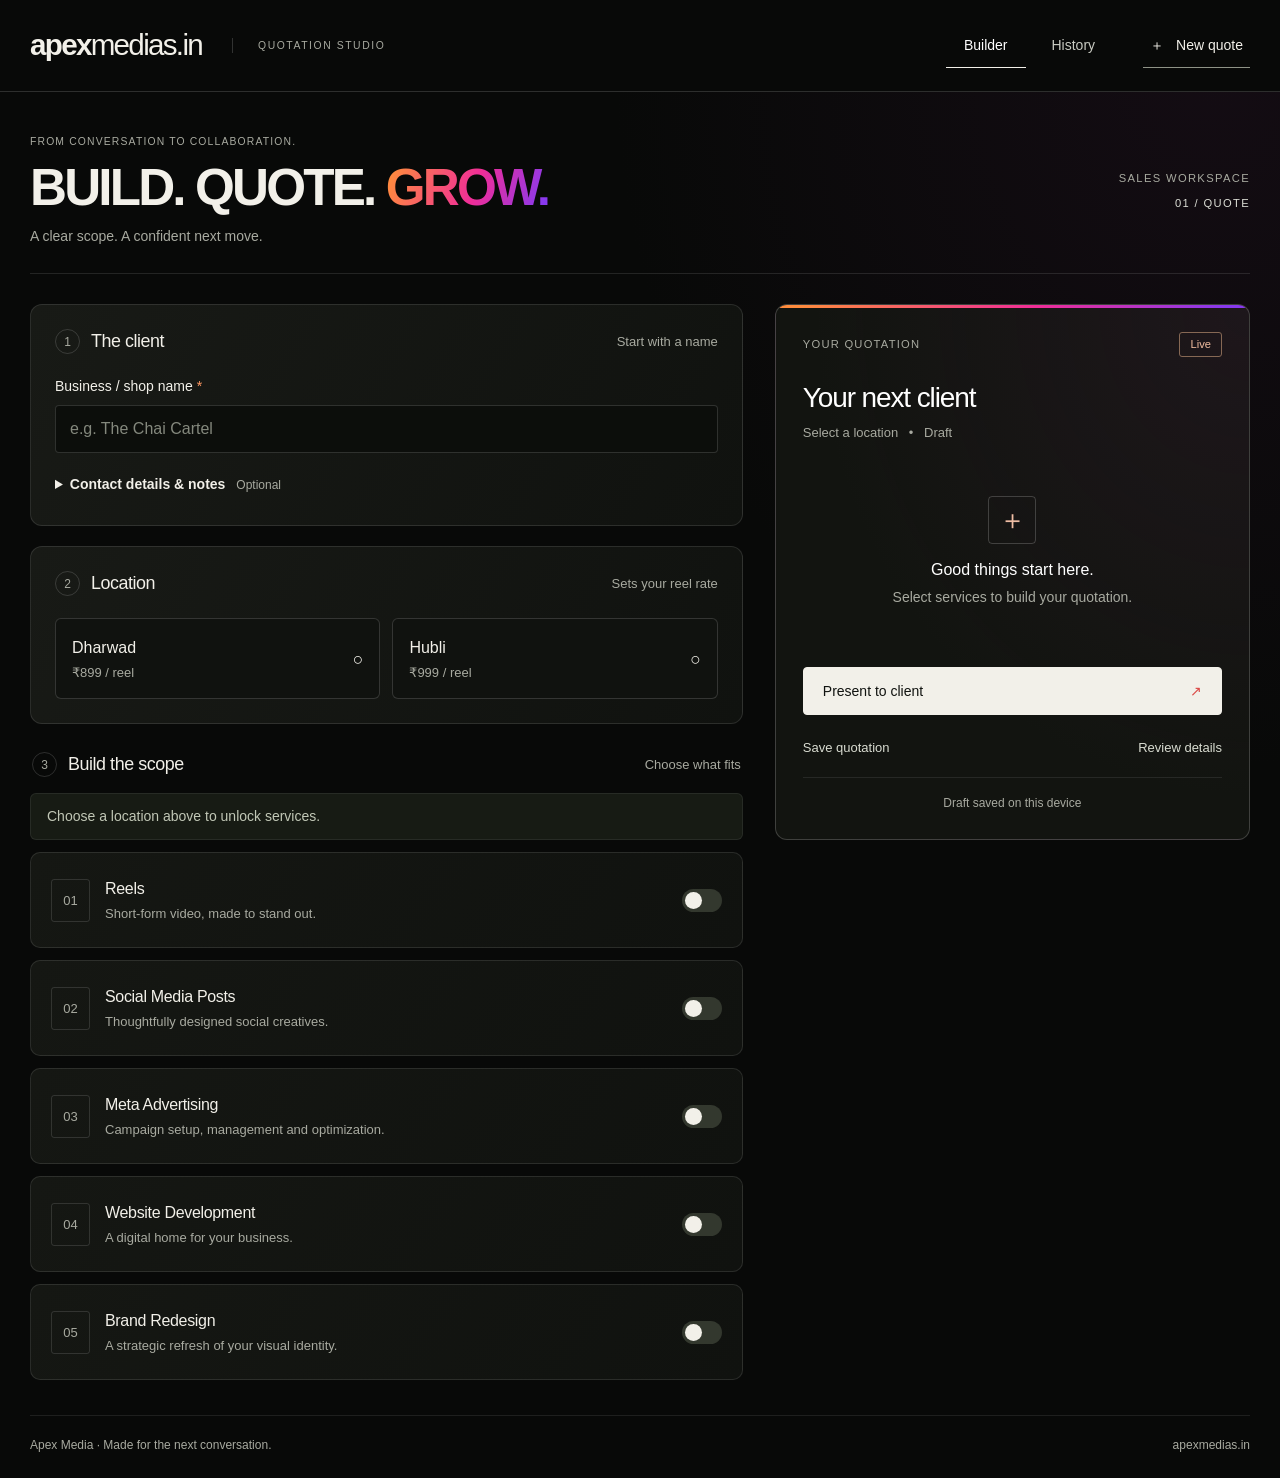
<file: quotation/index.html>
<!doctype html><html lang="en"><head><meta charset="utf-8"><meta name="viewport" content="width=device-width,initial-scale=1,viewport-fit=cover"><meta name="theme-color" content="#080908"><meta name="description" content="Apex Media’s internal sales quotation workspace. Build and present clear, accurate proposals."><title>Apex Media • Quotation Studio</title><link rel="icon" type="image/svg+xml" href="data:image/svg+xml,%3Csvg xmlns='http://www.w3.org/2000/svg' viewBox='0 0 32 32'%3E%3Crect width='32' height='32' rx='8' fill='%23080908'/%3E%3Ctext x='7' y='24' font-size='25' font-family='Arial' font-weight='bold' fill='%23ff8b3d'%3EA%3C/text%3E%3C/svg%3E"><link rel="stylesheet" href="./styles.css"><link rel="stylesheet" href="./brand.css"><script type="module" src="./app.js"></script></head><body><div id="app"></div><div id="toast" role="status" aria-live="polite"></div><dialog id="confirm"><form method="dialog"><span class="eyebrow">A FRESH START</span><h2>Start a new quotation?</h2><p>Your current draft will be replaced. Save a copy to history first if you want to keep it.</p><div class="dialog-actions"><button value="cancel" class="button secondary">Cancel</button><button value="save" class="button secondary">Save & start new</button><button value="new" class="button primary">Start new quote</button></div></form></dialog><noscript>This quotation studio needs JavaScript enabled to calculate pricing.</noscript></body></html>
</file>
<file: quotation/styles.css>
:root{--ink:#182033;--muted:#697282;--line:#e1e5e9;--paper:#fff;--canvas:#f4f6f8;--accent:#c4f16c;--font:'DM Sans',Arial,sans-serif;--display:'Manrope',Arial,sans-serif}*{box-sizing:border-box}body{margin:0;background:var(--canvas);color:var(--ink);font:16px/1.5 var(--font)}button,input,select,textarea{font:inherit}button,a,input,select,textarea{-webkit-tap-highlight-color:transparent}button,a{touch-action:manipulation}button{cursor:pointer}button:disabled{cursor:not-allowed;opacity:.4}a{color:inherit}h1,h2,h3,p{margin:0}h1,h2,h3{font-family:var(--display);line-height:1.2}h1{font-size:clamp(1.9rem,3.1vw,2.9rem);letter-spacing:-.05em;font-weight:800}h1>span{color:#75a52c}h2{font-size:1.15rem;font-weight:800}small{font-size:.8125rem}.eyebrow{font-size:.75rem;font-weight:700;letter-spacing:.13em;display:block}.topbar{height:88px;border-bottom:1px solid var(--line);display:flex;align-items:center;gap:30px;padding:0 max(30px,calc((100vw - 1320px)/2));background:#fff}.brand-link{text-decoration:none}.brand{font-family:var(--display);font-size:2.25rem;font-weight:800;letter-spacing:-.08em;line-height:1;display:inline-block}.brand-dot{color:#88b53e}.brand small{display:block;font-size:.65rem;letter-spacing:.32em;margin-top:5px;margin-left:3px;font-weight:800}.workspace-label{font-size:.7rem;letter-spacing:.15em;font-weight:700;color:var(--muted);border-left:1px solid var(--line);padding-left:25px}.topbar nav{display:flex;gap:8px;margin-left:auto}.nav-button{background:none;border:0;min-height:44px;padding:0 18px;color:var(--muted);font-size:.875rem;font-weight:700;border-radius:9px}.nav-button.active{background:#eff2f5;color:var(--ink)}.button{min-height:48px;border:1px solid transparent;display:inline-flex;align-items:center;justify-content:center;gap:12px;padding:12px 19px;border-radius:10px;text-decoration:none;font-size:.875rem;font-weight:700;line-height:1.3}.button:hover{filter:brightness(.97)}.button.primary{background:var(--accent);color:#172515}.button.secondary{background:#fff;border-color:var(--line);color:var(--ink)}.button.dark{background:var(--ink);color:#fff}.button.small{min-height:44px}.wide{width:100%}.workspace{max-width:1320px;margin:auto;padding:44px 30px 24px}.page-heading{display:flex;justify-content:space-between;align-items:end;margin-bottom:32px}.page-heading .eyebrow{color:var(--muted);margin-bottom:12px}.page-heading p,.history-heading p{margin-top:12px;color:var(--muted);font-size:.9375rem}.edition{font-size:.7rem;letter-spacing:.12em;color:var(--muted);text-align:right}.edition b{display:block;color:var(--ink);margin-top:8px}.builder-grid{display:grid;grid-template-columns:minmax(0,1.5fr) minmax(340px,1fr);gap:32px;align-items:start}.builder-fields{display:flex;flex-direction:column;gap:20px}.panel{background:#fff;border:1px solid var(--line);border-radius:16px;padding:24px}.section-title{display:flex;align-items:center;gap:11px;margin-bottom:22px}.step-number{width:25px;height:25px;display:grid;place-items:center;background:#edf1f4;border-radius:7px;font-size:.75rem;font-weight:700}.section-note{margin-left:auto;font-size:.8125rem;color:var(--muted)}label{display:block;font-size:.875rem;font-weight:600;margin-bottom:8px}.required{color:#587f22}.muted{font-size:.75rem;font-weight:400;color:var(--muted)}input:not([type=checkbox]):not([type=radio]),textarea,select{width:100%;min-height:48px;background:#fafbfc;border:1px solid #d9dfe5;border-radius:8px;padding:11px 14px;color:var(--ink);outline:none;font-size:1rem}input::placeholder,textarea::placeholder{color:#8c939f}input:focus,textarea:focus,select:focus{border-color:#729c36;box-shadow:0 0 0 3px #c4f16c33}button:focus-visible,a:focus-visible,summary:focus-visible{outline:3px solid #76a12c;outline-offset:3px}input[aria-invalid=true]{border-color:#a84343}details{margin-top:15px}summary{font-size:.875rem;font-weight:600;cursor:pointer;padding:6px 0;min-height:32px}summary span{color:var(--muted);font-weight:400;font-size:.75rem;margin-left:7px}.contact-grid{display:grid;grid-template-columns:1fr 1fr;gap:15px;margin-top:15px}.notes-field{grid-column:1/-1}.location-options{display:grid;grid-template-columns:repeat(2,minmax(0,1fr));gap:12px}.location{display:flex;align-items:center;justify-content:space-between;border:1px solid var(--line);background:#fff;border-radius:10px;text-align:left;padding:15px 16px;color:var(--ink);min-height:81px}.location b{font-weight:700}.location small{display:block;margin-top:3px;color:var(--muted)}.location.selected{border-color:#8db647;background:#f6fce9;box-shadow:inset 0 0 0 1px #8db647}.selection-mark{color:#6e922e;font-size:1.1rem}.services-section{padding-top:8px}.services-section>.section-title{padding:0 2px;margin-bottom:16px}.services{display:grid;gap:12px}.service{background:#fff;border:1px solid var(--line);border-radius:14px;overflow:hidden}.service.enabled{border-color:#bcc8b0}.service-heading{display:flex;align-items:center;gap:15px;padding:20px;margin:0;cursor:pointer;position:relative;min-height:94px}.service-symbol{flex:none;width:39px;height:43px;display:grid;place-items:center;background:#f0f2f5;border-radius:9px;font-family:var(--display);font-size:.8125rem;font-weight:800;color:#707a89}.enabled .service-symbol{background:var(--ink);color:var(--accent)}.service-copy{flex:1;min-width:0}.service-copy b{font-size:.9375rem;font-weight:700}.service-copy small{display:block;color:var(--muted);font-weight:400;font-size:.8125rem;margin-top:3px}.service-heading input{position:absolute;right:20px;width:42px;height:44px;opacity:0;margin:0;cursor:pointer}.toggle{width:40px;height:23px;background:#dde2e7;border-radius:30px;flex:none;pointer-events:none;position:relative}.toggle:after{content:'';position:absolute;width:17px;height:17px;background:#fff;top:3px;left:3px;border-radius:50%;box-shadow:0 1px 3px #0002}.service-heading input:checked+.toggle{background:#1d293b}.service-heading input:checked+.toggle:after{transform:translateX(17px);background:var(--accent)}.service-heading input:focus-visible+.toggle{outline:3px solid #88b53e;outline-offset:4px}.service-config{border:0;border-top:1px solid #edf0f2;padding:18px 20px;margin:0}.quantity-row{display:flex;align-items:center;justify-content:space-between;gap:15px}.quantity-row>strong{font-size:1.1rem}.stepper{display:flex;border:1px solid var(--line);border-radius:8px;overflow:hidden;height:46px;max-width:180px}.stepper button{border:0;background:#f4f6f8;min-width:44px;color:var(--ink);font-size:1.1rem}.stepper input{border:0!important;border-radius:0!important;min-height:44px!important;text-align:center;padding:8px!important;width:75px!important;background:#fff!important;-moz-appearance:textfield}.stepper input::-webkit-inner-spin-button{appearance:none}.currency-input{position:relative}.currency-input span{position:absolute;left:16px;top:11px;color:var(--muted)}.currency-input input{padding-left:36px!important}.budget-presets{display:flex;gap:8px;margin-top:10px}.chip{border:1px solid var(--line);background:#fff;border-radius:7px;min-height:40px;padding:7px 12px;font-size:.8125rem;color:var(--ink)}.fee-line{display:flex;gap:8px;font-size:.875rem;margin-top:17px}.fee-line strong{margin-left:auto}.fee-line>b{font-size:.75rem;background:#eef2e6;padding:2px 6px;border-radius:4px}.field-help{font-size:.8125rem;color:var(--muted);margin-top:8px}.website-options{display:flex;flex-direction:column;gap:10px}.website-option{display:grid;grid-template-columns:18px 1fr auto;gap:10px;align-items:start;padding:13px;border:1px solid var(--line);border-radius:8px;margin:0;font-size:.875rem;cursor:pointer}.website-option:has(input:checked){border-color:#86a948;background:#f8fbea}.website-option input{accent-color:#547a1d;margin:4px 0}.website-option small{display:block;font-size:.75rem;font-weight:400;color:var(--muted);margin-top:4px}.website-option strong{font-size:.8125rem;white-space:nowrap}.custom-note{background:#f7f9f4;border-top:1px solid var(--line);padding:18px 20px;font-size:.875rem;color:var(--muted)}.custom-note b{display:block;color:#516a2a;font-size:.75rem;margin-top:8px}.location-reminder{font-size:.875rem;color:#526331;background:#eff5e4;padding:12px 16px;border-radius:9px;margin-bottom:12px}.quote-summary{position:sticky;top:24px;border-radius:17px;padding:27px;background:var(--ink);color:#fff;box-shadow:0 12px 28px #19263a12}.summary-top{display:flex;align-items:center;justify-content:space-between;margin-bottom:24px}.summary-top .eyebrow{color:#b9c1cf;font-size:.7rem}.live-badge{border:1px solid #475442;border-radius:20px;padding:3px 10px;font-size:.7rem;color:var(--accent)}.quote-summary h2{font-size:1.7rem;letter-spacing:-.04em;overflow-wrap:anywhere}.summary-location{color:#aeb8c9;font-size:.8125rem;margin:8px 0 24px}.summary-location span{margin:0 7px}.quote-item{display:flex;justify-content:space-between;gap:18px;padding:18px 0;border-bottom:1px solid var(--line);break-inside:avoid}.quote-item>div{min-width:0}.quote-item b{display:block;font-size:.875rem;font-weight:600;overflow-wrap:anywhere}.quote-item small{display:block;color:var(--muted);font-size:.75rem;margin-top:5px;line-height:1.5}.quote-item>strong{font-size:.875rem;flex-shrink:0;text-align:right}.quote-item .custom-price{font-size:.75rem;color:#55712c}.quote-summary .quote-item{border-color:#ffffff16}.quote-summary .quote-item small{color:#aeb8c9}.quote-summary .custom-price{color:var(--accent)}.totals{margin-top:23px}.totals>div{display:flex;justify-content:space-between;align-items:baseline;gap:15px;margin:12px 0;font-size:.8125rem}.totals b{font-size:.875rem;white-space:nowrap}.grand-total{border-top:1px solid var(--line);padding-top:18px;margin-top:18px!important;display:block!important}.grand-total>span{display:block;font-size:.8125rem;margin-bottom:6px}.grand-total>strong{font-family:var(--display);font-size:2.35rem;letter-spacing:-.04em;line-height:1.2;overflow-wrap:anywhere}.quote-summary .grand-total{border-color:#ffffff26}.quote-summary .grand-total>strong{color:var(--accent)}.custom-disclaimer{font-size:.75rem;color:var(--muted);background:#f2f5eb;padding:12px;border-radius:8px;margin-top:14px;line-height:1.6}.quote-summary .custom-disclaimer{background:#ffffff08;color:#c3cdba}.quote-summary>.button{margin-top:24px;justify-content:space-between}.summary-actions{display:flex;justify-content:space-between;margin-top:10px}.text-button{border:0;background:none;color:inherit;padding:12px 0;font-size:.8125rem;font-weight:600;min-height:44px}.summary-actions .text-button{color:#d1d8e5}.device-note{text-align:center;font-size:.75rem;color:#abb5c7;border-top:1px solid #ffffff16;padding-top:16px;margin-top:8px}.empty-quote{padding:30px 0 35px;text-align:center}.empty-quote>span{display:inline-grid;place-items:center;height:48px;width:48px;border:1px solid #ffffff30;border-radius:12px;color:var(--accent);font-size:1.7rem;margin-bottom:16px}.empty-quote h3{font-size:1rem}.empty-quote p{color:#aeb8c9;font-size:.875rem;margin-top:8px}.workspace-footer{display:flex;justify-content:space-between;color:var(--muted);font-size:.75rem;margin-top:35px;padding-top:20px;border-top:1px solid var(--line)}.mobile-bar{display:none}.presentation{padding:24px 24px 50px;background:#e9edf0;min-height:100vh}.presentation-toolbar,.presentation-bottom{max-width:960px;margin:0 auto 20px;display:flex;justify-content:space-between;gap:12px}.presentation-toolbar>div{display:flex;gap:10px}.presentation-bottom{justify-content:center;margin-top:22px}.proposal{max-width:960px;margin:auto;background:#fff;border-radius:4px;box-shadow:0 10px 45px #1423390a;padding:55px 64px 32px}.proposal-top{display:flex;justify-content:space-between;gap:20px;align-items:start}.proposal-top>div{text-align:right}.proposal-top .brand{font-size:3rem}.proposal-top .eyebrow{font-size:.65rem;color:var(--muted)}.proposal-top p{font-size:.75rem;color:var(--muted);line-height:1.8;margin-top:8px}.proposal-title{padding:65px 0 42px;border-bottom:1px solid var(--line)}.proposal-title>.eyebrow{color:#5c772f;margin-bottom:18px}.proposal-title h1{font-size:clamp(2.4rem,5vw,4.4rem);letter-spacing:-.065em;line-height:1.07}.proposal-title em{font-style:normal;color:#727b85;font-weight:500}.prepared-for{display:flex;justify-content:space-between;gap:25px;padding:28px 0 38px}.prepared-for .eyebrow{font-size:.65rem;color:var(--muted);margin-bottom:9px}.prepared-for h2{font-size:1.55rem;letter-spacing:-.03em;overflow-wrap:anywhere}.prepared-for p{font-size:.875rem;margin-top:6px;overflow-wrap:anywhere}.prepared-for>div:first-child{min-width:0}.proposal-section-heading{display:flex;justify-content:space-between;align-items:center;gap:12px;border-bottom:2px solid var(--ink);padding-bottom:13px}.proposal-section-heading h2{font-size:1rem}.proposal-section-heading span{font-size:.75rem;color:var(--muted)}.proposal .quote-item{padding:23px 0}.proposal .quote-item b{font-size:1rem}.proposal .quote-item strong{font-size:1rem}.proposal .quote-item small{font-size:.8125rem;max-width:380px}.proposal .quote-item .custom-price{font-size:.8125rem}.proposal-investment{display:grid;grid-template-columns:1fr 1.3fr;gap:35px;background:var(--ink);color:#fff;margin:32px -24px 24px;padding:30px 24px;border-radius:12px;break-inside:avoid}.proposal-investment .eyebrow{color:var(--accent);font-size:.65rem;margin-bottom:14px}.proposal-investment h2{font-size:1.25rem;line-height:1.4;letter-spacing:-.02em}.proposal-investment .totals{margin-top:0}.proposal-investment .totals>div:first-child{margin-top:0}.proposal-investment .grand-total{border-color:#ffffff30}.proposal-investment .grand-total strong{color:var(--accent)}.proposal-investment .custom-disclaimer{color:#cdd8be;background:#ffffff0a}.proposal-terms{font-size:.75rem;color:var(--muted);line-height:1.75}.proposal-footer{display:flex;justify-content:space-between;gap:15px;padding-top:27px;margin-top:30px;border-top:1px solid var(--line);font-size:.8125rem}.proposal-footer a{text-decoration:none}.review-page,.history-page{max-width:1160px;margin:auto;padding:40px 30px 70px}.history-heading{display:flex;justify-content:space-between;gap:20px;align-items:end;margin-bottom:30px}.history-heading .eyebrow,.review-heading .eyebrow{color:var(--muted);margin-bottom:12px}.search-input{max-width:600px;margin-bottom:25px;background:#fff!important}.history-card{width:100%;background:#fff;border:1px solid var(--line);border-radius:14px;display:flex;justify-content:space-between;gap:24px;padding:24px;text-align:left;margin-bottom:13px;color:var(--ink)}.history-card>div:first-child{min-width:0}.history-card h2{margin:10px 0;overflow-wrap:anywhere}.history-card p,.history-card small{color:var(--muted);font-size:.8125rem}.history-card>div:last-child{text-align:right;flex-shrink:0}.history-card strong{font-size:1.5rem;display:block}.history-card>div:last-child small{display:block}.open-quote{font-size:.8125rem;display:block;margin-top:20px}.status{font-size:.75rem;padding:4px 9px;border-radius:5px;background:#edf3e5;color:#4b662a}.history-empty{text-align:center;background:#fff;border:1px dashed #bfc9d1;padding:60px 20px;border-radius:14px}.history-empty p{margin:12px 0 22px;color:var(--muted)}.review-heading{margin:22px 0 30px}.review-heading p{color:var(--muted);margin-top:12px;font-size:.8125rem}.review-grid{display:grid;grid-template-columns:1.5fr 1fr;gap:25px;align-items:start}.review-grid .panel>h2{font-size:1.8rem;margin:12px 0 8px;overflow-wrap:anywhere}.review-grid .panel>.eyebrow{color:var(--muted)}.review-grid .panel>p{color:var(--muted);margin-bottom:16px}.review-actions .button{margin-top:12px}.review-actions .field-help{margin-top:22px!important}.review-actions select{margin-bottom:10px}#toast{position:fixed;bottom:28px;left:50%;transform:translate(-50%,15px);opacity:0;pointer-events:none;background:#263444;color:white;max-width:min(520px,calc(100% - 32px));width:max-content;padding:13px 20px;border-radius:10px;font-size:.875rem;z-index:30;transition:opacity .15s,transform .15s;box-shadow:0 5px 25px #0002}#toast.show{opacity:1;transform:translate(-50%,0)}dialog{border:1px solid var(--line);border-radius:18px;padding:30px;max-width:530px;width:calc(100% - 32px);color:var(--ink)}dialog::backdrop{background:#111b35aa}dialog h2{margin:15px 0;font-size:1.6rem}dialog p{color:var(--muted);font-size:.9375rem}.dialog-actions{display:flex;gap:8px;justify-content:end;flex-wrap:wrap;margin-top:25px}.sr-only{position:absolute;width:1px;height:1px;padding:0;margin:-1px;overflow:hidden;clip:rect(0,0,0,0);white-space:nowrap;border:0}
@media(min-width:1440px){.workspace{padding-top:52px}.builder-grid{gap:40px;grid-template-columns:minmax(0,1.45fr) minmax(380px,1fr)}.quote-summary{padding:32px}}
@media(max-width:1000px){.workspace-label,.edition{display:none}.topbar{padding:0 25px}.builder-grid{gap:22px;grid-template-columns:minmax(0,1fr) minmax(300px,.85fr)}.workspace{padding:32px 24px}.panel{padding:20px}.section-note{font-size:.75rem}.quote-summary{padding:22px}.service-heading{padding:17px;gap:10px}.service-symbol{display:none}.website-option{grid-template-columns:18px 1fr}.website-option strong{grid-column:2}.quote-item{gap:10px}.quote-summary .quote-item>strong{max-width:100px}.proposal{padding:45px}}
@media(max-width:760px){.topbar{height:76px;gap:12px;padding:0 18px}.brand{font-size:1.95rem}.brand small{font-size:.55rem}.topbar nav{gap:0}.nav-button{padding:0 11px;font-size:.8125rem}.topbar .button{padding:10px 12px;gap:4px;font-size:.8125rem}.workspace{padding:30px 18px 110px}.page-heading{margin-bottom:26px}.page-heading .eyebrow{font-size:.625rem;letter-spacing:.09em}.page-heading h1{font-size:2rem;max-width:350px;line-height:1.13}.page-heading p{font-size:.875rem;max-width:310px}.builder-grid{display:flex;flex-direction:column;gap:25px}.builder-fields,.quote-summary{width:100%}.builder-fields{gap:17px}.panel{padding:20px 17px;border-radius:13px}.section-title{gap:9px;margin-bottom:18px}.section-title h2{font-size:1.05rem}.section-note{font-size:.7rem}.location{padding:13px;min-height:77px}.location small{font-size:.75rem}.service-heading{padding:18px 16px;min-height:90px;gap:12px}.service-symbol{display:grid;width:32px;height:38px;font-size:.7rem}.service-copy b{font-size:.875rem}.service-copy small{font-size:.75rem;max-width:225px}.service-heading input{right:16px}.service-config{padding:16px}.contact-grid{grid-template-columns:1fr}.quote-summary{position:static;padding:24px}.quote-summary .quote-item>strong{max-width:none}.website-option{grid-template-columns:18px 1fr auto}.website-option strong{grid-column:auto}.website-option small{font-size:.75rem}.website-option{padding:12px 10px;gap:8px}.website-option>span>b{font-size:.8125rem}.website-option>strong{font-size:.75rem}.mobile-bar{position:fixed;bottom:0;left:0;right:0;display:flex;align-items:center;justify-content:space-between;gap:12px;padding:13px 18px calc(13px + env(safe-area-inset-bottom));background:#fff;border-top:1px solid var(--line);box-shadow:0 -4px 25px #11203308;z-index:10}.mobile-bar small{display:block;font-size:.7rem;color:var(--muted)}.mobile-bar b{font-family:var(--display);font-size:1.2rem;letter-spacing:-.025em}.mobile-bar .button{min-height:46px;font-size:.8125rem;padding:12px 15px}.workspace-footer{display:block;font-size:.7rem}.workspace-footer span{display:block;margin:5px 0}.presentation{padding:16px 12px 30px}.presentation-toolbar{gap:8px}.presentation-toolbar .button{font-size:.8125rem;padding:10px 13px;min-height:44px}.presentation-toolbar>div{gap:6px}.proposal{padding:28px 22px 24px}.proposal-top .brand{font-size:2.3rem}.proposal-top>div{max-width:185px}.proposal-top .eyebrow{font-size:.6rem;letter-spacing:.07em}.proposal-top p{font-size:.65rem;overflow-wrap:anywhere}.proposal-title{padding:42px 0 30px}.proposal-title .eyebrow{font-size:.6rem;letter-spacing:.09em}.proposal-title h1{font-size:2.4rem;line-height:1.12}.prepared-for{padding:25px 0 30px;gap:15px}.prepared-for h2{font-size:1.25rem}.prepared-for p{font-size:.75rem}.prepared-for .eyebrow{font-size:.6rem}.proposal-section-heading h2{font-size:.875rem}.proposal-section-heading span{font-size:.65rem}.proposal .quote-item{padding:18px 0;gap:12px}.proposal .quote-item b,.proposal .quote-item strong{font-size:.8125rem}.proposal .quote-item small{font-size:.75rem}.proposal .quote-item .custom-price{font-size:.7rem;max-width:65px}.proposal-investment{grid-template-columns:1fr;gap:24px;margin:25px -10px 20px;padding:22px 18px;border-radius:9px}.proposal-investment h2{display:none}.proposal-investment .eyebrow{margin:0;font-size:.65rem}.proposal-investment .grand-total strong{font-size:2.25rem}.proposal-terms{font-size:.75rem}.proposal-footer{flex-direction:column;gap:10px;margin-top:20px;padding-top:20px;font-size:.75rem}.presentation-bottom{flex-wrap:wrap}.presentation-bottom .button{font-size:.8125rem}.history-page,.review-page{padding:30px 18px 50px}.history-heading{display:block}.history-heading .button{margin-top:20px}.history-heading .eyebrow,.review-heading .eyebrow{font-size:.625rem}.history-heading h1,.review-heading h1{font-size:2rem}.history-card{padding:18px;gap:15px;flex-direction:column}.history-card>div:last-child{text-align:left;display:flex;flex-wrap:wrap;align-items:center;gap:10px}.history-card strong{font-size:1.3rem}.open-quote{margin:0 0 0 auto}.history-card small{font-size:.7rem}.review-grid{grid-template-columns:1fr}.review-actions{order:2}body[data-view=builder] #toast{bottom:100px}.contact-grid .notes-field{grid-column:auto}}
@media(prefers-reduced-motion:reduce){*{scroll-behavior:auto!important;transition:none!important}}
@media print{@page{size:A4;margin:12mm}body,.presentation{background:white!important;padding:0!important;font-size:10pt}.presentation-toolbar,.presentation-bottom,#toast,dialog{display:none!important}.proposal{box-shadow:none;border-radius:0;max-width:none;padding:6mm 5mm!important}.proposal-top .brand{font-size:30pt}.proposal-top p{font-size:8pt}.proposal-title{padding:12mm 0 8mm}.proposal-title h1{font-size:35pt}.prepared-for{padding:6mm 0 8mm}.proposal .quote-item{padding:4mm 0}.proposal .quote-item b,.proposal .quote-item strong{font-size:10pt}.proposal .quote-item small{font-size:8pt}.proposal-investment{margin:7mm 0 5mm;padding:6mm;background:#f0f3f6!important;color:#182033!important;grid-template-columns:1fr 1.3fr;gap:8mm;border:1px solid #dce2e8;print-color-adjust:exact;-webkit-print-color-adjust:exact}.proposal-investment .eyebrow,.proposal-investment .grand-total strong{color:#182033!important}.proposal-investment .grand-total{border-color:#bcc5cd}.proposal-investment .custom-disclaimer{background:none;color:#465264;font-size:8pt;padding:0}.proposal-investment h2{display:block}.proposal-terms,.proposal-footer{font-size:8pt}.proposal-footer{margin-top:6mm;padding-top:5mm}.grand-total strong{font-size:25pt}.proposal-top,.proposal-title,.prepared-for,.proposal-footer{break-inside:avoid}a{text-decoration:none}}

/* Keep the mobile navigation and printed proposal compact. */
.topbar .button{white-space:nowrap}
@media print{.proposal{padding:2mm!important}.proposal-title{padding:7mm 0 5mm}.proposal-title h1{font-size:29pt}.proposal-title>.eyebrow{margin-bottom:3mm}.prepared-for{padding:5mm 0 6mm}.prepared-for h2{font-size:17pt}.proposal .quote-item{padding:3mm 0}.proposal .quote-item small{margin-top:2px}.proposal-investment{margin:5mm 0 4mm;padding:5mm}.proposal-investment .totals>div{margin:7px 0}.proposal-investment .grand-total{padding-top:10px;margin-top:10px!important}.proposal-investment .grand-total strong{font-size:25pt}.proposal-investment .custom-disclaimer{margin-top:8px;line-height:1.4}.proposal-terms{line-height:1.5}.proposal-footer{margin-top:4mm;padding-top:4mm}}
</file>
<file: quotation/brand.css>
/* Visual language matched to apexmedias.in, inspected 28 September 2026.
   Wordmark: Arial 800/400, -1.7px tracking. Brand gradient: 110deg.
   Keep these theme overrides separate from layout and business logic. */
:root{--ink:#f2f0e9;--muted:#a8aaa0;--line:#ffffff1c;--paper:#111310;--canvas:#080908;--accent:#ff8b3d;--font:Arial,Helvetica,sans-serif;--display:Arial,Helvetica,sans-serif;--brand-gradient:linear-gradient(110deg,#ff8b3d 5%,#f02d98 55%,#8839ee 95%);color-scheme:dark}
body{background:radial-gradient(ellipse at 95% 5%,#25112466,transparent 35%),var(--canvas)}
.brand{font-family:Arial,Helvetica,sans-serif;font-size:1.85rem;font-weight:800;letter-spacing:-1.7px;white-space:nowrap;line-height:1.1}.brand>span{font-weight:400}.brand small{display:none}.brand-dot{display:none}
.topbar{height:92px;background:#080908ed;border-bottom:1px solid #ffffff26}.workspace-label{font-size:.65rem;font-weight:400;color:#a8aaa0;border-color:#ffffff2b}.nav-button{color:#c9cbc2;font-weight:400;border-radius:0}.nav-button.active{background:transparent;color:#fff;border-bottom:1px solid #f2f0e9}.button{border-radius:4px;font-weight:500;min-height:48px}.button.primary{background:#f2f0e9;color:#111310;border-color:#f2f0e9}.button.primary>span{color:#db4a47}.button.dark{background:transparent;color:#f2f0e9;border-color:#ffffff55}.button.secondary{background:#151713;color:#f2f0e9;border-color:#ffffff2d}.topbar .button{background:transparent;border:0;border-bottom:1px solid #8e9286;border-radius:0;padding-left:7px;padding-right:7px}.button:hover{filter:brightness(1.1)}
.workspace{padding-top:42px}.eyebrow{font-weight:400;letter-spacing:.11em}.page-heading{padding-bottom:26px;border-bottom:1px solid var(--line);margin-bottom:30px;align-items:center}.page-heading h1{font-size:clamp(2.1rem,4vw,3.5rem);font-weight:750;letter-spacing:-.055em;line-height:1.03}.page-heading h1>span,.history-heading h1>span,.review-heading h1>span{color:#f02d98;background:var(--brand-gradient);background-clip:text;-webkit-background-clip:text;-webkit-text-fill-color:transparent}.page-heading p{font-size:.875rem;color:#a8aaa0}.page-heading .eyebrow{font-size:.65rem;font-weight:400}.edition{font-weight:400}.edition b{font-weight:400;color:#dbddd5}.panel{background:linear-gradient(120deg,#181a16,#10120f);border-color:#ffffff1c;border-radius:12px}.section-title h2{font-weight:500;font-size:1.12rem;letter-spacing:-.025em}.step-number{background:none;border:1px solid #ffffff26;color:#a8aaa0;border-radius:50%;font-weight:400}.section-note{font-weight:400}.required{color:#ff9762}label{font-weight:400}input:not([type=checkbox]):not([type=radio]),textarea,select{background:#0c0e0b;color:#f2f0e9;border-color:#ffffff25;border-radius:4px}input::placeholder,textarea::placeholder{color:#84887d}input:focus,textarea:focus,select:focus{border-color:#df9070;box-shadow:0 0 0 3px #ff8b3d14}button:focus-visible,a:focus-visible,summary:focus-visible{outline-color:#ffb881}input[aria-invalid=true]{border-color:#ff7070}
.location{background:#10120f;color:#f2f0e9;border-color:#ffffff26;border-radius:6px}.location b{font-weight:500}.location.selected{background:linear-gradient(110deg,#ff8b3d14,#f02d9810,#8839ee10);border-color:#c18a78;box-shadow:inset 0 0 0 1px #c18a7820}.selection-mark{color:#f2f0e9}.location.selected .selection-mark{color:#ffa471}.location-reminder{background:#171b14;color:#c1c7b6;border:1px solid #ffffff12;border-radius:6px}.service{background:linear-gradient(125deg,#151713,#10120f);border-color:#ffffff1b;border-radius:10px}.service.enabled{border-color:#ffffff3f}.service-symbol,.enabled .service-symbol{color:#a8aaa0;background:none;border:1px solid #ffffff20;border-radius:3px;font-weight:400}.enabled .service-symbol{color:#ffac7c;border-color:#e797643d}.service-copy b{font-weight:500;font-size:1rem;letter-spacing:-.02em}.service-copy small{font-weight:400}.toggle{background:#33382e}.service-heading input:checked+.toggle{background:var(--brand-gradient)}.toggle:after,.service-heading input:checked+.toggle:after{background:#f2f0e9;box-shadow:none}.service-heading input:focus-visible+.toggle{outline-color:#ffa777}.service-config{border-color:#ffffff13}.stepper{border-color:#ffffff2c;border-radius:5px}.stepper button{background:#22251f;color:#f2f0e9}.stepper input{background:#10120f!important;color:#f2f0e9}.quantity-row>strong{font-weight:500}.chip{background:#151713;color:#d9dcd1;border-color:#ffffff26;border-radius:4px}.fee-line>b{background:#ffffff0d;color:#e6c1ac;font-weight:400}.fee-line strong{font-weight:500}.website-option{border-color:#ffffff20;border-radius:5px}.website-option:has(input:checked){background:#ffa15c0a;border-color:#ad8270}.website-option input{accent-color:#df906a}.website-option b,.website-option strong{font-weight:500}.custom-note{background:#ffffff03;color:#a8aaa0;border-color:#ffffff13}.custom-note b{font-weight:400;color:#ecb895}
.quote-summary{background:radial-gradient(ellipse at top right,#3e1d3a44,transparent 65%),#121410;border:1px solid #ffffff30;border-radius:12px;box-shadow:none;overflow:hidden}.quote-summary:before{content:'';position:absolute;left:0;top:0;right:0;height:3px;background:var(--brand-gradient)}.summary-top .eyebrow{color:#a8aaa0}.live-badge{color:#efbb9e;border-color:#866854;border-radius:3px;font-weight:400}.quote-summary h2{font-weight:500;font-size:1.75rem;letter-spacing:-.04em}.summary-location{color:#a8aaa0}.quote-summary .quote-item small{color:#a8aaa0}.quote-item b{font-weight:500}.quote-item>strong{font-weight:500}.quote-summary .custom-price,.quote-item .custom-price{color:#efbda4;font-weight:400}.totals b{font-weight:500}.grand-total>strong{font-weight:500;letter-spacing:-.05em}.quote-summary .grand-total>strong{color:#f2f0e9}.custom-disclaimer,.quote-summary .custom-disclaimer{background:#ffffff04;border:1px solid #ffffff12;color:#a8aaa0;border-radius:4px}.device-note{color:#a8aaa0}.summary-actions .text-button{color:#d9dcd1;font-weight:400}.empty-quote>span{color:#efbda4;border-radius:4px}.empty-quote h3{font-weight:500}.empty-quote p{color:#a8aaa0}.workspace-footer{border-color:#ffffff17}.mobile-bar{background:#11130ff5;border-color:#ffffff26;box-shadow:0 -4px 25px #0004;backdrop-filter:blur(16px)}.mobile-bar b{font-weight:500}.search-input{background:#10120f!important}.history-card{background:#111310;border-color:#ffffff25;border-radius:9px}.history-card h2{font-weight:500}.history-card strong{font-weight:500}.status{background:#e4946b12;color:#ecbda1;border:1px solid #b9826033;font-weight:400;border-radius:3px}.history-empty{background:#111310;border-color:#ffffff38}.history-empty h2{font-weight:500}.review-grid .panel>h2{font-weight:500}.review-heading h1,.history-heading h1{font-weight:600}.text-button{font-weight:400}dialog{background:#141711;border-color:#ffffff33;border-radius:10px}dialog h2{font-weight:500}dialog::backdrop{background:#000b}#toast{background:#f2f0e9;color:#10120f;border-radius:5px}
.presentation{background:#080908}.proposal{background:radial-gradient(ellipse at top right,#31213266,transparent 40%),#10120f;border:1px solid #ffffff26;border-radius:16px;box-shadow:none;color:#f2f0e9;position:relative;overflow:hidden}.proposal:before{content:'';position:absolute;left:0;right:0;top:0;height:3px;background:var(--brand-gradient)}.proposal-top .brand{font-size:2.1rem}.proposal-title{border-color:#ffffff26}.proposal-title>.eyebrow{color:#a8aaa0}.proposal-title h1{font-weight:750;font-size:clamp(2.4rem,5.3vw,4.5rem);line-height:.98;letter-spacing:-.055em}.proposal-title em{font-weight:750;color:#f02d98;background:var(--brand-gradient);background-clip:text;-webkit-background-clip:text;-webkit-text-fill-color:transparent}.prepared-for h2{font-weight:500}.prepared-for .eyebrow{color:#a8aaa0}.proposal-section-heading{border-color:#72776a}.proposal-section-heading h2{font-weight:500}.proposal .quote-item strong{font-weight:500}.proposal-investment{background:#ffffff04;border:1px solid #ffffff25;border-radius:7px;color:#f2f0e9}.proposal-investment .eyebrow{color:#a8aaa0}.proposal-investment h2{font-weight:400;color:#c2c6b9}.proposal-investment .grand-total strong{color:#f2f0e9;font-weight:500}.proposal-investment .custom-disclaimer{background:transparent;color:#b7baaf}.proposal-footer b{font-weight:400}.proposal-footer a{color:#eabc9c}.proposal-footer{border-color:#ffffff26}.proposal-terms{color:#a8aaa0}
@media(max-width:1000px){.brand{font-size:1.55rem}.topbar{gap:18px}.proposal{padding:40px}.quote-summary{padding:22px}}
@media(max-width:760px){.topbar{height:75px;gap:10px;flex-wrap:wrap;padding:12px 18px}.brand{font-size:1.35rem;letter-spacing:-1.2px}.topbar nav{gap:0}.topbar .nav-button{padding:0 8px;min-height:40px;font-size:.8125rem}.topbar .button{min-height:40px;font-size:.8125rem}.topbar .button>span{display:none}.workspace{padding-top:26px}.page-heading{padding-bottom:23px;margin-bottom:23px}.page-heading h1{font-size:2.35rem;max-width:100%;line-height:1.03}.page-heading p{font-size:.875rem}.page-heading .eyebrow{font-size:.625rem}.page-heading h1>span{display:block}.service-copy b{font-size:.9375rem}.service-copy small{font-size:.8125rem}.panel{border-radius:9px}.service{border-radius:8px}.service-symbol{font-size:.75rem}.quote-summary{border-radius:10px;padding:24px}.proposal{padding:28px 22px 24px;border-radius:10px}.proposal-top .brand{font-size:1.5rem}.proposal-top{gap:14px}.proposal-top>div{max-width:145px}.proposal-top .eyebrow{font-size:.6rem}.proposal-title h1{font-size:2.55rem;line-height:1.02}.proposal-title>.eyebrow{font-size:.65rem}.prepared-for h2{font-weight:500}.proposal-investment{background:#ffffff04}.proposal .quote-item .custom-price{max-width:70px}.history-heading h1,.review-heading h1{font-size:2rem}.mobile-bar .button{font-weight:500}}
@media print{:root{color-scheme:light;--ink:#141711;--muted:#62685c;--line:#dadfd5}body,.presentation,.proposal{background:#fff!important;color:#141711!important}.proposal{border:0;border-radius:0;overflow:visible}.proposal:before{background:#222;height:2px}.proposal .brand{color:#141711;font-size:21pt}.proposal-title{border-color:#d5dbcf}.proposal-title h1{font-size:29pt;color:#141711}.proposal-title em{background:none;-webkit-text-fill-color:#414c37;color:#414c37}.proposal-title>.eyebrow,.proposal-top .eyebrow,.prepared-for .eyebrow,.proposal-investment .eyebrow{color:#62685c}.prepared-for h2{font-size:17pt;color:#141711}.proposal-section-heading{border-color:#4b5343}.proposal .quote-item{border-color:#d5dbcf}.proposal .quote-item .custom-price{color:#79593b}.proposal-investment{background:#f4f5f1!important;border-color:#d5dbcf;color:#141711!important}.proposal-investment h2{color:#62685c}.proposal-investment .grand-total strong{color:#141711!important}.proposal-investment .custom-disclaimer{border:0;color:#62685c!important}.proposal-terms{color:#62685c}.proposal-footer{border-color:#d5dbcf}.proposal-footer a{color:#141711}}

@media(max-width:760px){.quote-summary{position:relative}.topbar .button[data-action="new"]{min-width:40px}.proposal-top>div{min-width:0}.proposal-top p{overflow-wrap:anywhere}}
</file>
